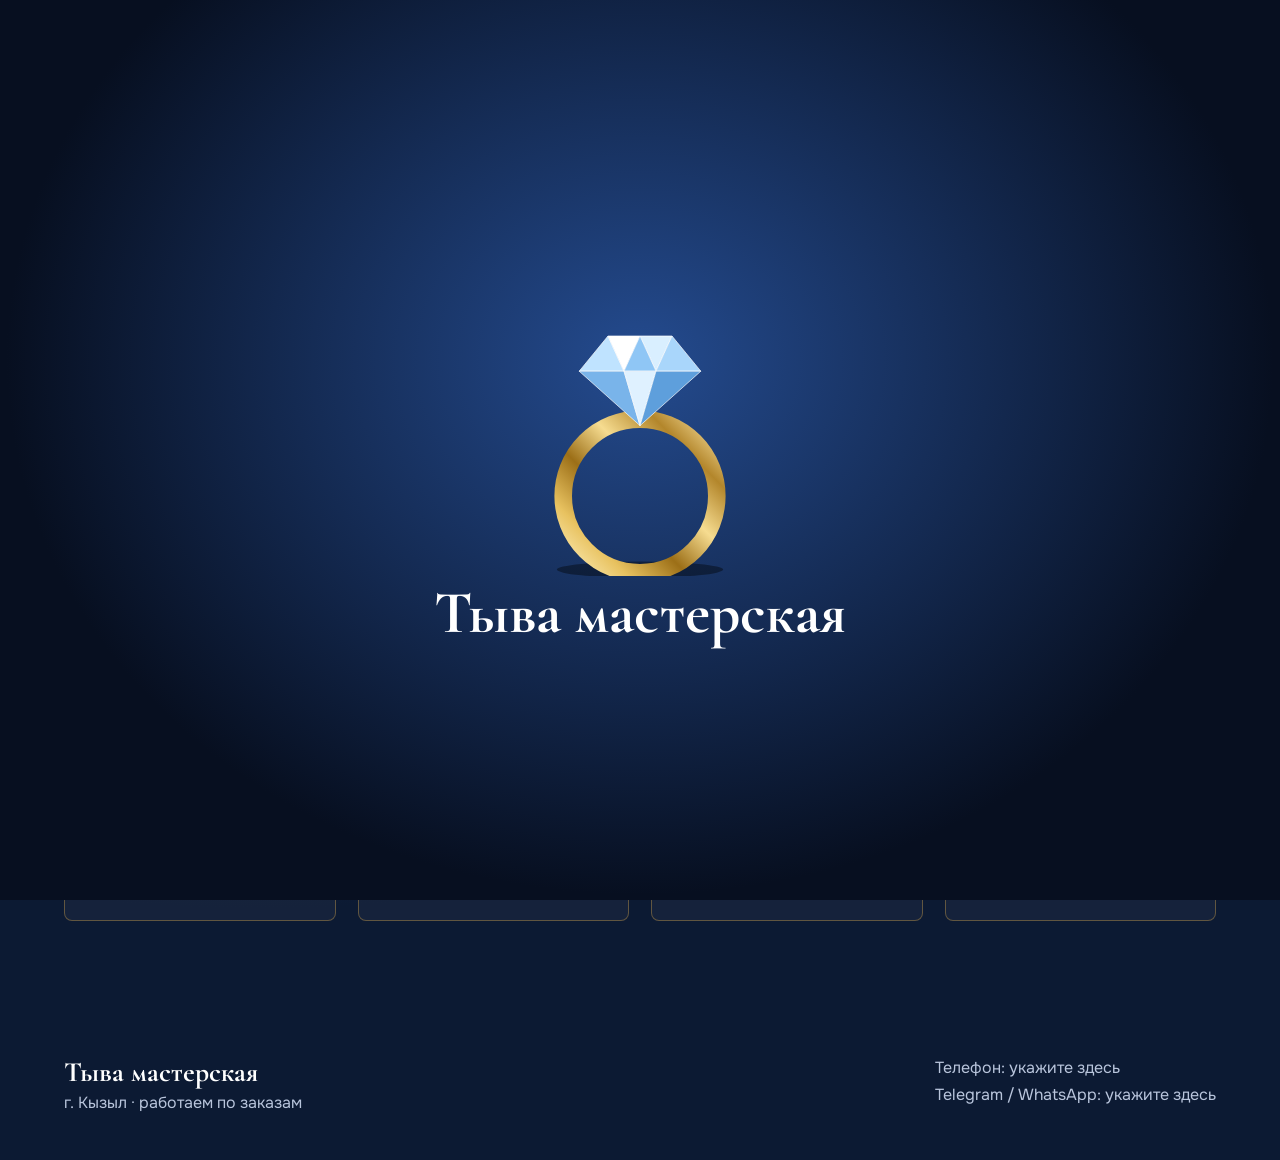
<file: about.html>
<!DOCTYPE html>
<html lang="ru"><head><meta charset="utf-8"><meta name="viewport" content="width=device-width,initial-scale=1">
<title>Как мы работаем — Тыва мастерская</title>
<link href="https://fonts.googleapis.com/css2?family=Cormorant+Garamond:ital,wght@0,500;0,700;1,500&family=Onest:wght@400;500;600&display=swap" rel="stylesheet">
<link rel="stylesheet" href="style.css"><script>document.documentElement.className='js'</script></head><body>
<svg width="0" height="0" style="position:absolute"><defs>
<linearGradient id="gM" x1="0" y1="0" x2="1" y2="1"><stop offset="0" stop-color="#fff"/><stop offset=".2" stop-color="#cfd5de"/><stop offset=".4" stop-color="#8b93a1"/><stop offset=".6" stop-color="#eef1f5"/><stop offset=".8" stop-color="#9aa2b0"/><stop offset="1" stop-color="#f6f8fa"/></linearGradient>
<linearGradient id="gG" x1="0" y1="0" x2="1" y2="1"><stop offset="0" stop-color="#fff3c4"/><stop offset=".2" stop-color="#e8c260"/><stop offset=".4" stop-color="#9c6f17"/><stop offset=".6" stop-color="#f6dc90"/><stop offset=".8" stop-color="#b3862b"/><stop offset="1" stop-color="#ffe9a8"/></linearGradient>
<linearGradient id="gR" x1="0" y1="0" x2="1" y2="1"><stop offset="0" stop-color="#ffe3d6"/><stop offset=".2" stop-color="#e8a78d"/><stop offset=".4" stop-color="#9a5640"/><stop offset=".6" stop-color="#f8cdbb"/><stop offset=".8" stop-color="#b06a52"/><stop offset="1" stop-color="#ffe6da"/></linearGradient>
<linearGradient id="gB" x1="0" y1="0" x2="1" y2="1"><stop offset="0" stop-color="#9aa0ad"/><stop offset=".2" stop-color="#555b69"/><stop offset=".4" stop-color="#1c1f28"/><stop offset=".6" stop-color="#7b8190"/><stop offset=".8" stop-color="#2a2e38"/><stop offset="1" stop-color="#8a909d"/></linearGradient>
<filter id="bl"><feGaussianBlur stdDeviation="5"/></filter></defs></svg>
<header><a class="logo" href="index.html">Тыва <b>мастерская</b></a><nav><a href="index.html">Главная</a><a href="catalog.html">Каталог</a><a href="constructor.html">Конструктор</a><a href="about.html" class="act">Как мы работаем</a><a href="faq.html">Вопросы</a><a href="order.html">Заказ<span id="cc"></span></a></nav></header>
<main><div class="ornament"></div><section id="how"><h2>Как мы работаем</h2><div class="steps"><div><h3>Макет</h3><p>Вы собираете кольцо в конструкторе или присылаете свой эскиз.</p></div><div><h3>Согласование</h3><p>Мастер связывается, уточняет размер и детали, называет точную цену.</p></div><div><h3>Изготовление</h3><p>Отливка, ручная обработка, закрепка камней и полировка — от 2 недель.</p></div><div><h3>Выдача</h3><p>Проверяем размер, упаковываем и передаём украшение вам.</p></div></div></section><section class="dark"><h2>Материалы</h2><div class="mats"><article><h3>Серебро 925</h3><p>Сплав с медью для прочности. Подходит для повседневных украшений, может быть чернёным.</p></article><article><h3>Золото 585</h3><p>Жёлтое и розовое. Тяжелее и прочнее серебра, не темнеет со временем.</p></article><article><h3>Камни</h3><p>Бирюза, изумруд, сапфир, рубин и фианит. Бирюза — традиционный камень мастеров Тувы.</p></article><article><h3>Орнаменты</h3><p>«Рога барана», ромбы и меандр — тувинские мотивы, символы достатка и защиты.</p></article></div></section></main>
<footer><div><b>Тыва мастерская</b><br>г. Кызыл · работаем по заказам</div><div>Телефон: укажите здесь<br>Telegram / WhatsApp: укажите здесь</div></footer>
<script src="app.js"></script></body></html>
</file>
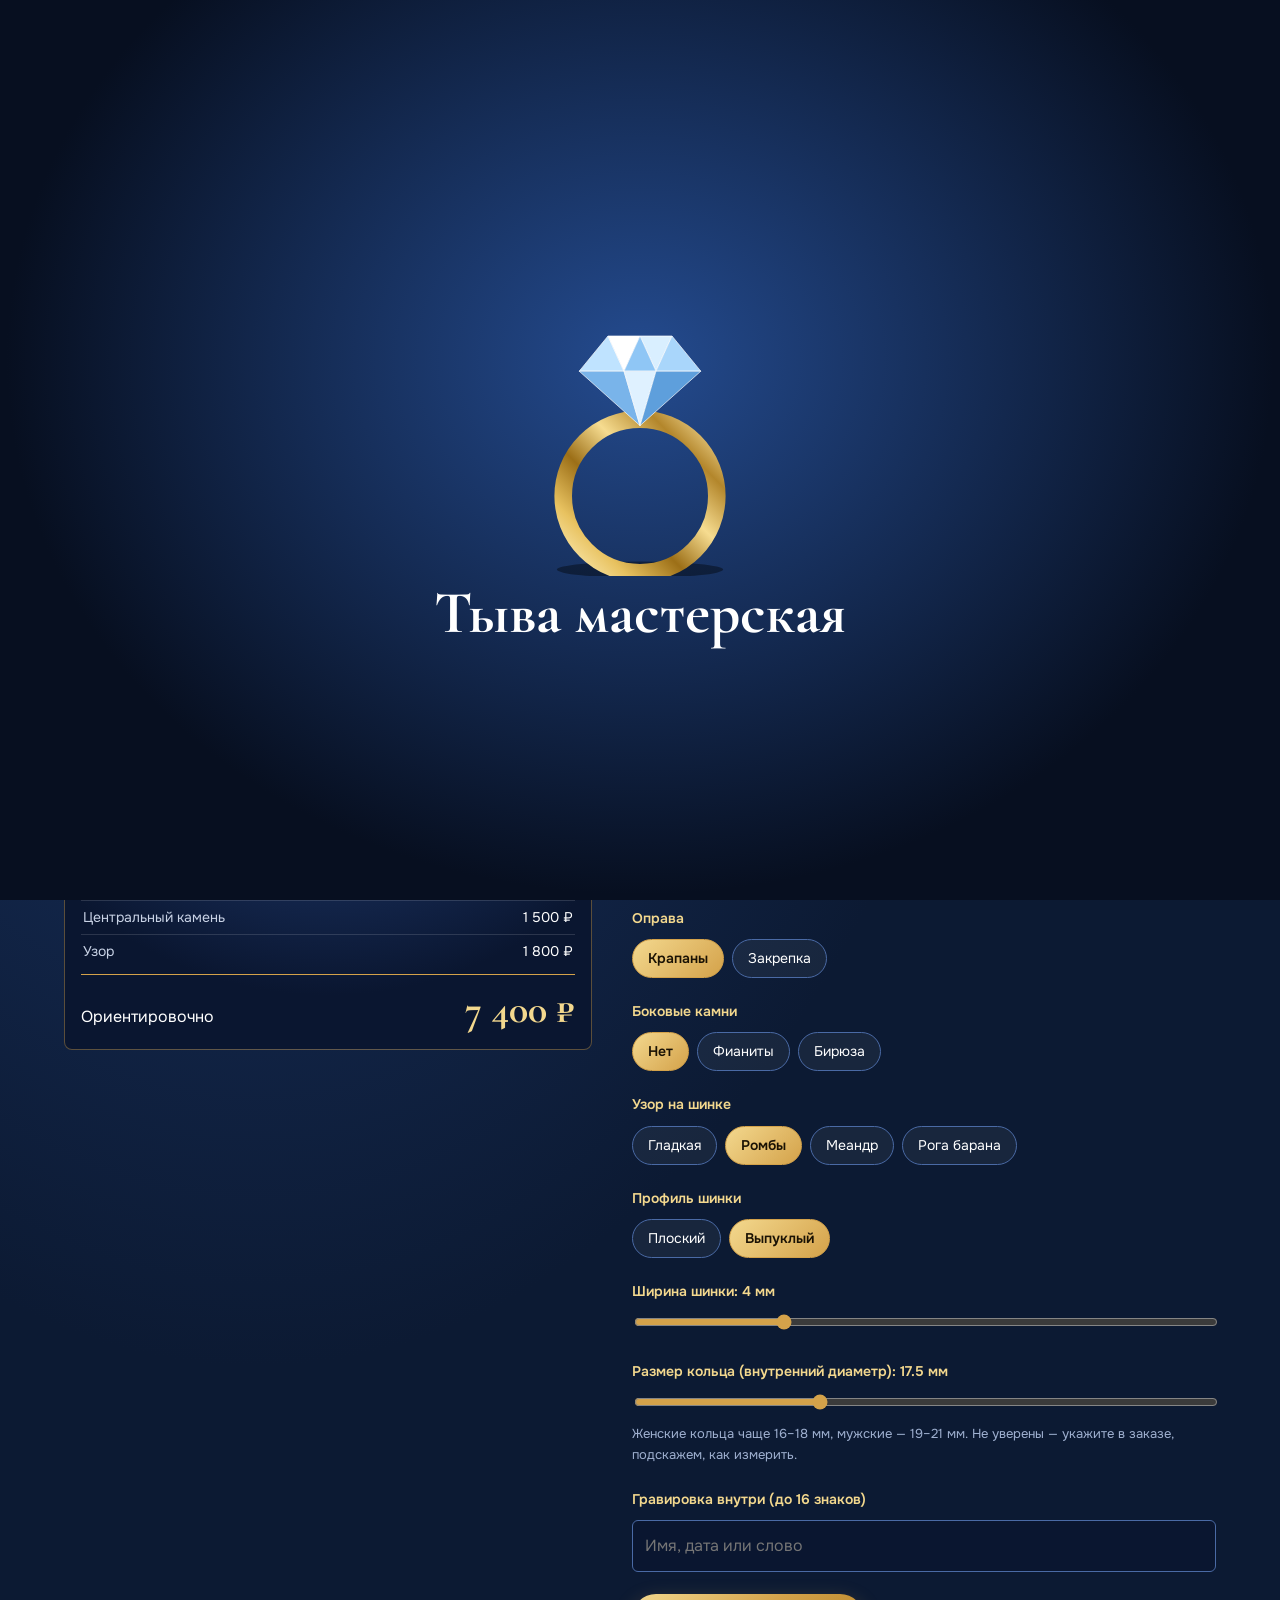
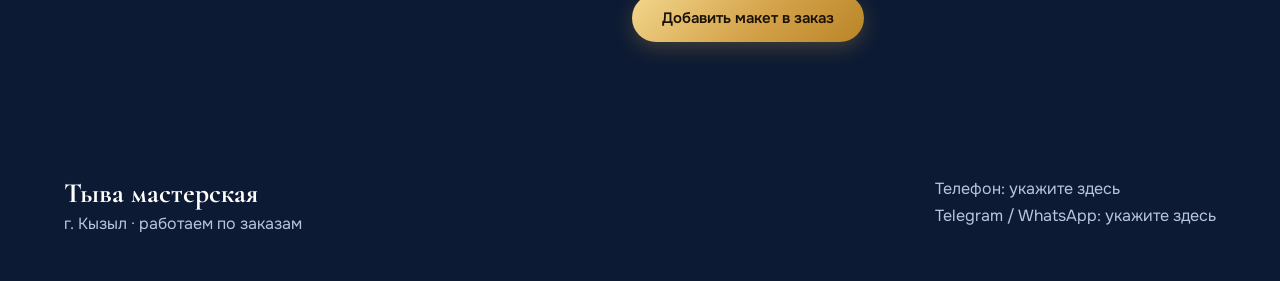
<file: constructor.html>
<!DOCTYPE html>
<html lang="ru"><head><meta charset="utf-8"><meta name="viewport" content="width=device-width,initial-scale=1">
<title>Конструктор кольца — Тыва мастерская</title>
<link href="https://fonts.googleapis.com/css2?family=Cormorant+Garamond:ital,wght@0,500;0,700;1,500&family=Onest:wght@400;500;600&display=swap" rel="stylesheet">
<link rel="stylesheet" href="style.css"><script>document.documentElement.className='js'</script></head><body>
<svg width="0" height="0" style="position:absolute"><defs>
<linearGradient id="gM" x1="0" y1="0" x2="1" y2="1"><stop offset="0" stop-color="#fff"/><stop offset=".2" stop-color="#cfd5de"/><stop offset=".4" stop-color="#8b93a1"/><stop offset=".6" stop-color="#eef1f5"/><stop offset=".8" stop-color="#9aa2b0"/><stop offset="1" stop-color="#f6f8fa"/></linearGradient>
<linearGradient id="gG" x1="0" y1="0" x2="1" y2="1"><stop offset="0" stop-color="#fff3c4"/><stop offset=".2" stop-color="#e8c260"/><stop offset=".4" stop-color="#9c6f17"/><stop offset=".6" stop-color="#f6dc90"/><stop offset=".8" stop-color="#b3862b"/><stop offset="1" stop-color="#ffe9a8"/></linearGradient>
<linearGradient id="gR" x1="0" y1="0" x2="1" y2="1"><stop offset="0" stop-color="#ffe3d6"/><stop offset=".2" stop-color="#e8a78d"/><stop offset=".4" stop-color="#9a5640"/><stop offset=".6" stop-color="#f8cdbb"/><stop offset=".8" stop-color="#b06a52"/><stop offset="1" stop-color="#ffe6da"/></linearGradient>
<linearGradient id="gB" x1="0" y1="0" x2="1" y2="1"><stop offset="0" stop-color="#9aa0ad"/><stop offset=".2" stop-color="#555b69"/><stop offset=".4" stop-color="#1c1f28"/><stop offset=".6" stop-color="#7b8190"/><stop offset=".8" stop-color="#2a2e38"/><stop offset="1" stop-color="#8a909d"/></linearGradient>
<filter id="bl"><feGaussianBlur stdDeviation="5"/></filter></defs></svg>
<header><a class="logo" href="index.html">Тыва <b>мастерская</b></a><nav><a href="index.html">Главная</a><a href="catalog.html">Каталог</a><a href="constructor.html" class="act">Конструктор</a><a href="about.html">Как мы работаем</a><a href="faq.html">Вопросы</a><a href="order.html">Заказ<span id="cc"></span></a></nav></header>
<main><div class="ornament"></div><section id="design" class="dark"><h2>Конструктор кольца</h2><p class="sub">Выберите металл, камень, оправу и узор — кольцо перерисуется сразу, а справа внизу появится расчёт веса и цены. Готовый макет отправьте в заказ.</p>
<div class="ctor"><div class="stage"><svg id="ring" viewBox="0 0 400 400" role="img" aria-label="Макет кольца"></svg><table class="bd" id="bd"></table><div class="tot"><span>Ориентировочно</span><b id="rp"></b></div></div>
<div>
<fieldset><legend>Металл</legend><div class="opts" id="o-metal"></div></fieldset>
<fieldset><legend>Поверхность</legend><div class="opts" id="o-fin"></div></fieldset>
<fieldset><legend>Центральный камень</legend><div class="opts" id="o-stone"></div></fieldset>
<fieldset><legend>Форма камня</legend><div class="opts" id="o-shape"></div></fieldset>
<fieldset><legend>Размер камня</legend><div class="opts" id="o-ssz"></div></fieldset>
<fieldset><legend>Оправа</legend><div class="opts" id="o-set"></div></fieldset>
<fieldset><legend>Боковые камни</legend><div class="opts" id="o-side"></div></fieldset>
<fieldset><legend>Узор на шинке</legend><div class="opts" id="o-pat"></div></fieldset>
<fieldset><legend>Профиль шинки</legend><div class="opts" id="o-prof"></div></fieldset>
<fieldset><legend>Ширина шинки: <span id="wv"></span> мм</legend><input type="range" id="width" min="2" max="10" step=".5" value="4" aria-label="Ширина"></fieldset>
<fieldset><legend>Размер кольца (внутренний диаметр): <span id="sv"></span> мм</legend><input type="range" id="size" min="15" max="23" step=".5" value="17.5" aria-label="Размер"><div class="hint">Женские кольца чаще 16–18 мм, мужские — 19–21 мм. Не уверены — укажите в заказе, подскажем, как измерить.</div></fieldset>
<fieldset><legend>Гравировка внутри (до 16 знаков)</legend><input class="field" type="text" id="engr" maxlength="16" placeholder="Имя, дата или слово"></fieldset>
<button class="btn" id="addRing">Добавить макет в заказ</button></div></div></section></main>
<footer><div><b>Тыва мастерская</b><br>г. Кызыл · работаем по заказам</div><div>Телефон: укажите здесь<br>Telegram / WhatsApp: укажите здесь</div></footer>
<script src="app.js"></script></body></html>
</file>
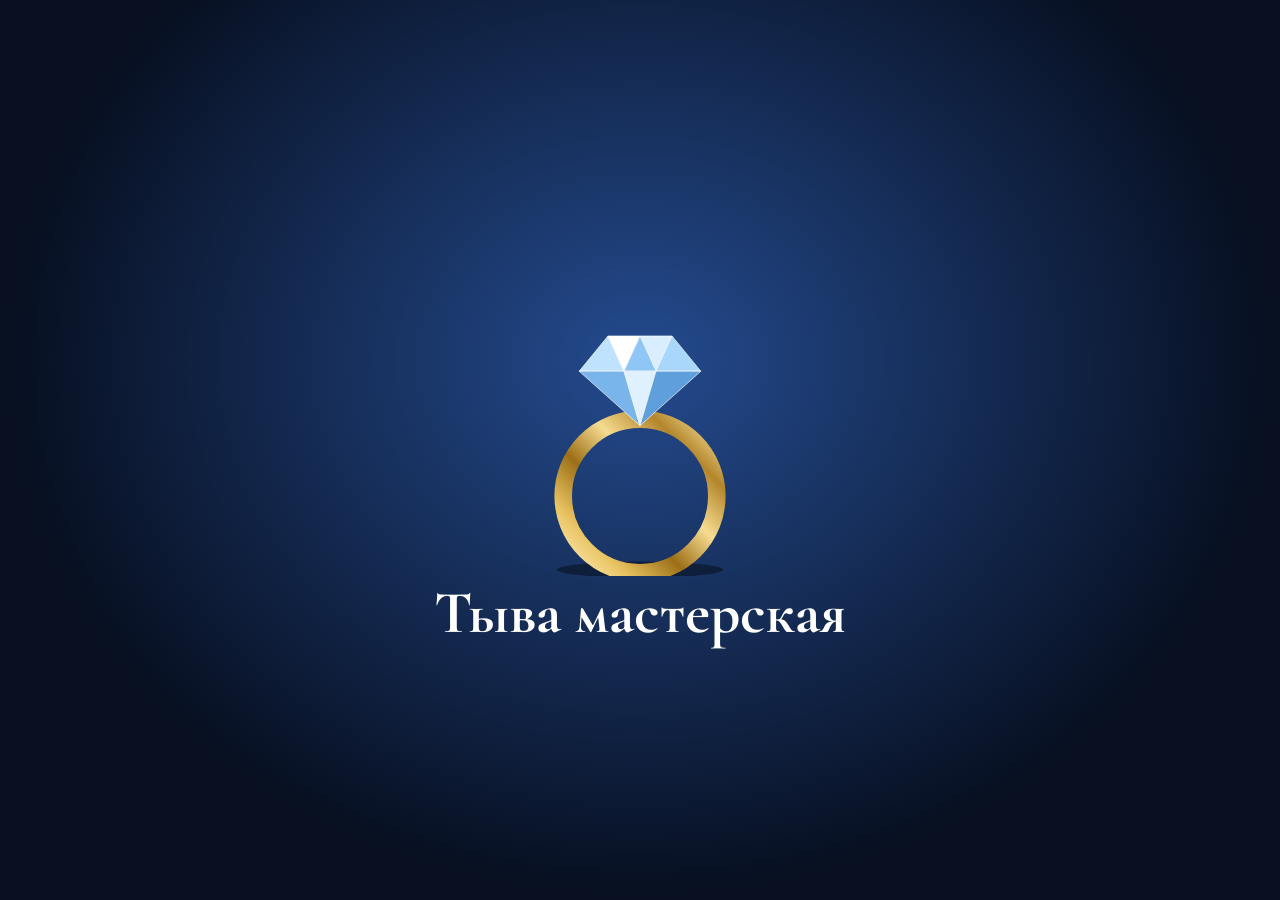
<file: faq.html>
<!DOCTYPE html>
<html lang="ru"><head><meta charset="utf-8"><meta name="viewport" content="width=device-width,initial-scale=1">
<title>Вопросы — Тыва мастерская</title>
<link href="https://fonts.googleapis.com/css2?family=Cormorant+Garamond:ital,wght@0,500;0,700;1,500&family=Onest:wght@400;500;600&display=swap" rel="stylesheet">
<link rel="stylesheet" href="style.css"><script>document.documentElement.className='js'</script></head><body>
<svg width="0" height="0" style="position:absolute"><defs>
<linearGradient id="gM" x1="0" y1="0" x2="1" y2="1"><stop offset="0" stop-color="#fff"/><stop offset=".2" stop-color="#cfd5de"/><stop offset=".4" stop-color="#8b93a1"/><stop offset=".6" stop-color="#eef1f5"/><stop offset=".8" stop-color="#9aa2b0"/><stop offset="1" stop-color="#f6f8fa"/></linearGradient>
<linearGradient id="gG" x1="0" y1="0" x2="1" y2="1"><stop offset="0" stop-color="#fff3c4"/><stop offset=".2" stop-color="#e8c260"/><stop offset=".4" stop-color="#9c6f17"/><stop offset=".6" stop-color="#f6dc90"/><stop offset=".8" stop-color="#b3862b"/><stop offset="1" stop-color="#ffe9a8"/></linearGradient>
<linearGradient id="gR" x1="0" y1="0" x2="1" y2="1"><stop offset="0" stop-color="#ffe3d6"/><stop offset=".2" stop-color="#e8a78d"/><stop offset=".4" stop-color="#9a5640"/><stop offset=".6" stop-color="#f8cdbb"/><stop offset=".8" stop-color="#b06a52"/><stop offset="1" stop-color="#ffe6da"/></linearGradient>
<linearGradient id="gB" x1="0" y1="0" x2="1" y2="1"><stop offset="0" stop-color="#9aa0ad"/><stop offset=".2" stop-color="#555b69"/><stop offset=".4" stop-color="#1c1f28"/><stop offset=".6" stop-color="#7b8190"/><stop offset=".8" stop-color="#2a2e38"/><stop offset="1" stop-color="#8a909d"/></linearGradient>
<filter id="bl"><feGaussianBlur stdDeviation="5"/></filter></defs></svg>
<header><a class="logo" href="index.html">Тыва <b>мастерская</b></a><nav><a href="index.html">Главная</a><a href="catalog.html">Каталог</a><a href="constructor.html">Конструктор</a><a href="about.html">Как мы работаем</a><a href="faq.html" class="act">Вопросы</a><a href="order.html">Заказ<span id="cc"></span></a></nav></header>
<main><div class="ornament"></div><section id="faq"><h2>Частые вопросы</h2><p class="sub"></p>
<details><summary>Сколько стоит кольцо по моему макету?</summary><p>Цена в конструкторе — ориентировочная: она учитывает вес металла, камни и работу. Точную сумму мастер называет после согласования.</p></details>
<details><summary>Как узнать свой размер?</summary><p>Измерьте внутренний диаметр любого подходящего кольца линейкой в миллиметрах. Это и есть размер для конструктора.</p></details>
<details><summary>Можно ли заказать свой рисунок?</summary><p>Да. Опишите идею в пожеланиях к заказу или пришлите эскиз мастеру.</p></details>
<details><summary>Как ухаживать за украшениями?</summary><p>Храните отдельно в мягкой ткани, не носите в бане и при уборке с химией, протирайте сухой салфеткой.</p></details></section></main>
<footer><div><b>Тыва мастерская</b><br>г. Кызыл · работаем по заказам</div><div>Телефон: укажите здесь<br>Telegram / WhatsApp: укажите здесь</div></footer>
<script src="app.js"></script></body></html>
</file>
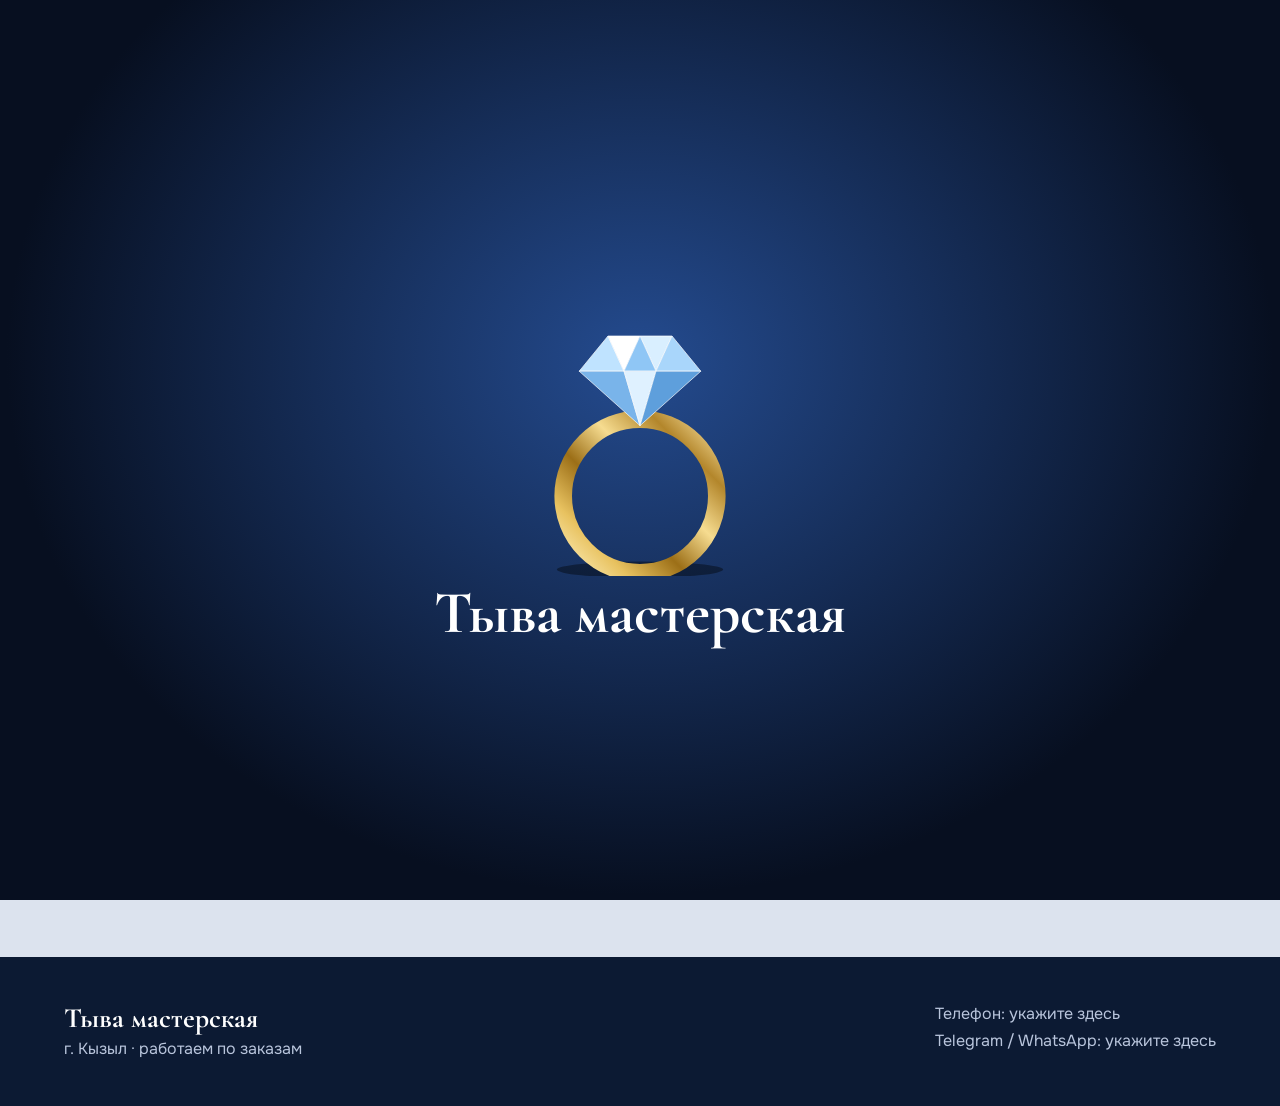
<file: order.html>
<!DOCTYPE html>
<html lang="ru"><head><meta charset="utf-8"><meta name="viewport" content="width=device-width,initial-scale=1">
<title>Заказ — Тыва мастерская</title>
<link href="https://fonts.googleapis.com/css2?family=Cormorant+Garamond:ital,wght@0,500;0,700;1,500&family=Onest:wght@400;500;600&display=swap" rel="stylesheet">
<link rel="stylesheet" href="style.css"><script>document.documentElement.className='js'</script></head><body>
<svg width="0" height="0" style="position:absolute"><defs>
<linearGradient id="gM" x1="0" y1="0" x2="1" y2="1"><stop offset="0" stop-color="#fff"/><stop offset=".2" stop-color="#cfd5de"/><stop offset=".4" stop-color="#8b93a1"/><stop offset=".6" stop-color="#eef1f5"/><stop offset=".8" stop-color="#9aa2b0"/><stop offset="1" stop-color="#f6f8fa"/></linearGradient>
<linearGradient id="gG" x1="0" y1="0" x2="1" y2="1"><stop offset="0" stop-color="#fff3c4"/><stop offset=".2" stop-color="#e8c260"/><stop offset=".4" stop-color="#9c6f17"/><stop offset=".6" stop-color="#f6dc90"/><stop offset=".8" stop-color="#b3862b"/><stop offset="1" stop-color="#ffe9a8"/></linearGradient>
<linearGradient id="gR" x1="0" y1="0" x2="1" y2="1"><stop offset="0" stop-color="#ffe3d6"/><stop offset=".2" stop-color="#e8a78d"/><stop offset=".4" stop-color="#9a5640"/><stop offset=".6" stop-color="#f8cdbb"/><stop offset=".8" stop-color="#b06a52"/><stop offset="1" stop-color="#ffe6da"/></linearGradient>
<linearGradient id="gB" x1="0" y1="0" x2="1" y2="1"><stop offset="0" stop-color="#9aa0ad"/><stop offset=".2" stop-color="#555b69"/><stop offset=".4" stop-color="#1c1f28"/><stop offset=".6" stop-color="#7b8190"/><stop offset=".8" stop-color="#2a2e38"/><stop offset="1" stop-color="#8a909d"/></linearGradient>
<filter id="bl"><feGaussianBlur stdDeviation="5"/></filter></defs></svg>
<header><a class="logo" href="index.html">Тыва <b>мастерская</b></a><nav><a href="index.html">Главная</a><a href="catalog.html">Каталог</a><a href="constructor.html">Конструктор</a><a href="about.html">Как мы работаем</a><a href="faq.html">Вопросы</a><a href="order.html" class="act">Заказ<span id="cc"></span></a></nav></header>
<main><div class="ornament"></div><section id="order"><h2>Ваш заказ</h2><p class="sub">Проверьте список и оставьте контакты — мастер свяжется с вами.</p>
<div class="out"><ul class="cart" id="cart"></ul><div class="tot" style="border-color:#8a96b0"><span>Итого (ориентировочно)</span><b id="sum" style="color:var(--ink)"></b></div>
<label for="nm">Имя</label><input id="nm" autocomplete="name"><label for="ct">Телефон или Telegram</label><input id="ct" autocomplete="tel"><label for="cm">Пожелания</label><textarea id="cm" rows="3"></textarea>
<p><button class="btn" id="send">Оформить заявку</button></p><div id="res" aria-live="polite"></div></div></section></main>
<footer><div><b>Тыва мастерская</b><br>г. Кызыл · работаем по заказам</div><div>Телефон: укажите здесь<br>Telegram / WhatsApp: укажите здесь</div></footer>
<script src="app.js"></script></body></html>
</file>
<file: style.css>
:root{--ink:#0C1A33;--ink2:#17305C;--gold:#D4A24A;--gold2:#F3D88E;--pearl:#EEF1F6;--tx:#16223A;--mut:#5B6678}
*{box-sizing:border-box}html{scroll-behavior:smooth}
body{margin:0;font:16px/1.65 Onest,system-ui,sans-serif;color:var(--tx);background:var(--pearl)}
h1,h2,h3{font-family:'Cormorant Garamond',Georgia,serif;margin:0;line-height:1.05}
h2{font-size:clamp(36px,5vw,64px);color:var(--ink);font-weight:700}
.dark h2{color:#fff}
header{position:sticky;top:0;z-index:9;display:flex;justify-content:space-between;align-items:center;padding:14px 5vw;background:rgba(12,26,51,.88);backdrop-filter:blur(10px);border-bottom:1px solid #D4A24A44}
.logo{font:700 28px 'Cormorant Garamond',serif;color:#fff;text-decoration:none}.logo b{color:var(--gold);font-style:italic;font-weight:500}
nav a{margin-left:24px;color:#C9D3E6;text-decoration:none;font-size:15px}nav a:hover{color:var(--gold2)}
.btn{display:inline-block;border:0;cursor:pointer;text-decoration:none;font:600 15px Onest,sans-serif;padding:14px 30px;color:#1a1204;background:linear-gradient(135deg,var(--gold2),var(--gold) 55%,#B98528);border-radius:40px;box-shadow:0 6px 20px #D4A24A44}
.btn:hover{filter:brightness(1.08)}.btn.ghost{background:none;color:#fff;border:1px solid #ffffff66;box-shadow:none;margin-left:10px}
:focus-visible{outline:3px solid var(--gold);outline-offset:3px}
.hero{background:radial-gradient(ellipse at 75% 40%,#244B8F 0,#0C1A33 60%);color:#fff;padding:80px 5vw 100px;display:grid;grid-template-columns:1.15fr .85fr;gap:50px;align-items:center}
.hero h1{font-size:clamp(50px,7.5vw,106px);font-weight:700}.hero h1 i{color:var(--gold2);font-weight:500}
.hero p{max-width:48ch;font-size:18px;color:#C9D3E6;margin:22px 0 32px}
.arch{position:relative;border-radius:999px 999px 16px 16px;border:1px solid var(--gold);padding:12px;background:#0C1A33aa}
.arch>div{border-radius:999px 999px 8px 8px;overflow:hidden;aspect-ratio:3/4;background:radial-gradient(circle at 50% 38%,#33599f,#0a1630 72%);position:relative;display:grid;place-items:center}
.arch img{position:absolute;inset:0;width:100%;height:100%;object-fit:cover}
.arch svg{width:92%}
.ornament{height:24px;background:var(--ink);position:relative}
.ornament:after{content:"";position:absolute;inset:0;background:var(--gold);-webkit-mask:url("data:image/svg+xml,%3Csvg xmlns='http://www.w3.org/2000/svg' width='40' height='24'%3E%3Cpath d='M0 12L10 3l10 9-10 9zM20 12l10-9 10 9-10 9z' fill='none' stroke='%23000' stroke-width='1.6'/%3E%3C/svg%3E") repeat-x center;mask:url("data:image/svg+xml,%3Csvg xmlns='http://www.w3.org/2000/svg' width='40' height='24'%3E%3Cpath d='M0 12L10 3l10 9-10 9zM20 12l10-9 10 9-10 9z' fill='none' stroke='%23000' stroke-width='1.6'/%3E%3C/svg%3E") repeat-x center}
.perks{display:grid;grid-template-columns:repeat(auto-fit,minmax(220px,1fr));gap:1px;background:#C5CCDA}
.perks div{background:#fff;padding:26px 5vw 26px 28px}.perks b{font:700 24px 'Cormorant Garamond',serif;color:var(--ink);display:block}.perks span{color:var(--mut);font-size:14px}
section{padding:90px 5vw}.sub{color:var(--mut);max-width:62ch;margin:14px 0 36px}.dark .sub{color:#B9C5DC}
.dark{background:radial-gradient(ellipse at 20% 0,#1d3a70 0,#0C1A33 55%);color:#fff}
.tabs{display:flex;gap:8px;flex-wrap:wrap;margin-bottom:28px}
.tabs button{background:#fff;border:1px solid #C5CCDA;color:var(--ink);padding:9px 20px;border-radius:30px;cursor:pointer;font:500 15px Onest,sans-serif}
.tabs button[aria-pressed=true]{background:var(--ink);color:var(--gold2);border-color:var(--ink)}
.grid{display:grid;grid-template-columns:repeat(auto-fill,minmax(250px,1fr));gap:26px}
.item{background:#fff;border-radius:6px;overflow:hidden;box-shadow:0 10px 30px #0C1A3314;transition:transform .25s}
.item:hover{transform:translateY(-4px)}
.pic{aspect-ratio:1;position:relative;background:radial-gradient(circle at 50% 35%,#2f5399,#0c1a33 75%);display:grid;place-items:center}
.pic svg{width:80%}.pic img{position:absolute;inset:0;width:100%;height:100%;object-fit:cover}
.info{padding:18px 20px 20px}.info h3{font-size:26px;color:var(--ink)}.info small{color:var(--mut);display:block}
.row{display:flex;justify-content:space-between;align-items:center;margin-top:14px}.price{font:700 24px 'Cormorant Garamond',serif;color:#8A5E10}
.row button{background:var(--ink);color:#fff;border:0;padding:9px 18px;border-radius:30px;cursor:pointer;font:500 14px Onest,sans-serif}.row button:hover{background:var(--ink2)}
.ctor{display:grid;grid-template-columns:minmax(300px,.95fr) 1.05fr;gap:40px;align-items:start}
.stage{position:sticky;top:84px;border:1px solid #D4A24A66;border-radius:8px;padding:16px;background:radial-gradient(circle at 50% 38%,#2c4f94,#0a1630 75%)}
.stage svg{display:block;width:100%;max-width:460px;margin:auto}
.bd{width:100%;border-collapse:collapse;font-size:14px;margin-top:8px}.bd td{padding:5px 2px;border-top:1px solid #ffffff22;color:#C9D3E6}.bd td:last-child{text-align:right;color:#fff}
.tot{display:flex;justify-content:space-between;align-items:baseline;border-top:1px solid var(--gold);margin-top:6px;padding-top:10px}.tot b{font:700 40px 'Cormorant Garamond',serif;color:var(--gold2)}
fieldset{border:0;padding:0;margin:0 0 22px}legend{font-weight:600;margin-bottom:9px;color:var(--gold2);font-size:14px;padding:0}
.opts{display:flex;flex-wrap:wrap;gap:8px}.opts label{cursor:pointer}.opts input{position:absolute;opacity:0}
.opts span{display:flex;align-items:center;gap:8px;border:1px solid #4a6aa5;padding:7px 15px;border-radius:30px;font-size:14px;background:#ffffff0d}
.opts input:checked+span{background:linear-gradient(135deg,var(--gold2),var(--gold));border-color:var(--gold);color:#1a1204;font-weight:600}
.opts input:focus-visible+span{outline:3px solid #fff}.dot{width:15px;height:15px;border-radius:50%;border:1px solid #0007}
input[type=range]{width:100%;accent-color:var(--gold)}.hint{font-size:13px;color:#9fb0d0;margin-top:4px}
.field,.out input,.out textarea{width:100%;padding:12px;font:inherit;border-radius:6px;border:1px solid #4a6aa5;background:#0a1630;color:#fff}
.steps{display:grid;grid-template-columns:repeat(auto-fit,minmax(220px,1fr));gap:24px;counter-reset:s;margin-top:34px}
.steps div{counter-increment:s;border-top:2px solid var(--gold);padding-top:16px}
.steps div:before{content:counter(s);font:italic 700 44px 'Cormorant Garamond',serif;color:var(--gold)}
.steps h3{font-size:26px;color:var(--ink)}.steps p{color:var(--mut);margin:6px 0 0;font-size:15px}
.mats{display:grid;grid-template-columns:repeat(auto-fit,minmax(260px,1fr));gap:22px;margin-top:30px}
.mats article{border:1px solid #D4A24A66;border-radius:8px;padding:24px;background:#ffffff0a}.mats h3{font-size:28px;color:var(--gold2)}.mats p{margin:8px 0 0;color:#B9C5DC;font-size:15px}
details{background:#fff;border-radius:6px;padding:16px 22px;margin-bottom:10px;max-width:820px}summary{cursor:pointer;font-weight:600;color:var(--ink)}details p{color:var(--mut);margin:10px 0 0}
#order{background:#DCE3EE}.out{max-width:780px}.cart{list-style:none;padding:0;margin:0}
.cart li{display:flex;justify-content:space-between;gap:16px;padding:10px 0;border-bottom:1px solid #b4bdd0}.cart small{color:var(--mut)}.cart button{background:none;border:0;color:#a33;cursor:pointer;font-size:16px}
.out label{display:block;margin:14px 0 5px;font-weight:500}.out input,.out textarea{background:#fff;color:var(--tx);border-color:#9aa6bf}
pre{background:#fff;border-left:4px solid var(--gold);padding:16px;white-space:pre-wrap;font:14px/1.5 Onest,sans-serif;border-radius:4px}
footer{background:var(--ink);color:#B9C5DC;padding:44px 5vw;display:flex;justify-content:space-between;flex-wrap:wrap;gap:20px}
footer b{font:700 28px 'Cormorant Garamond',serif;color:#fff}
@media(max-width:820px){.hero,.ctor{grid-template-columns:1fr}.stage{position:static}.arch{max-width:360px;margin:auto}nav a{margin-left:12px;font-size:14px}}

/* ===== анимации и страницы ===== */
body{animation:fadeIn .6s}body.leave{opacity:0;transition:opacity .3s}
header{flex-wrap:wrap;gap:8px}
nav a{position:relative;white-space:nowrap}
nav a:after{content:"";position:absolute;left:0;bottom:-4px;height:2px;width:100%;background:var(--gold);transform:scaleX(0);transition:transform .3s}
nav a:hover:after,nav a.act:after{transform:scaleX(1)}nav a.act{color:var(--gold2)}
#cc{display:inline-block}#cc:not(:empty){background:var(--gold);color:#1a1204;border-radius:20px;padding:0 8px;font-size:12px;font-weight:600;margin-left:6px}
.bump{animation:bump .4s}
.btn{position:relative;overflow:hidden;transition:transform .2s,filter .2s,box-shadow .3s}
.btn:hover{transform:translateY(-2px);box-shadow:0 10px 28px #D4A24A66}.btn:active{transform:scale(.96)}
.btn:after{content:"";position:absolute;top:0;left:-60%;width:40%;height:100%;background:linear-gradient(100deg,transparent,#fff9,transparent);transform:skewX(-20deg)}
.btn:hover:after{animation:sheen .8s}.hero .btn:not(.ghost):after{animation:sheen 3.5s 3s infinite}
.ornament:after{-webkit-mask-position:0 50%;mask-position:0 50%;animation:slide 2s linear infinite}
.js:not(.ready) .a{opacity:0}.ready .a{animation:up .9s var(--d) backwards}
#heroArt{position:relative;animation:float 6s ease-in-out infinite}
.sp{position:absolute;width:26px;height:26px;background:#fff;clip-path:polygon(50% 0,60% 40%,100% 50%,60% 60%,50% 100%,40% 60%,0 50%,40% 40%);animation:tw 3s infinite;z-index:2}
.tw{transform-box:fill-box;transform-origin:center;animation:tw 2.6s infinite}
.pop{animation:pop .4s}
.rv{opacity:0;transform:translateY(30px);transition:opacity .8s,transform .8s cubic-bezier(.2,.7,.2,1)}
.rv.in{opacity:1;transform:none}.item.rv{transition:opacity .8s,transform .8s cubic-bezier(.2,.7,.2,1)}
.item.in:hover{transform:translateY(-6px);transition:transform .25s}
.item .pic svg{transition:transform .5s}.item:hover .pic svg{transform:scale(1.1) rotate(-4deg)}
.tiles{display:grid;grid-template-columns:repeat(auto-fit,minmax(250px,1fr));gap:24px}
.tile{display:block;text-decoration:none;color:#fff;padding:36px 30px 40px;border:1px solid #D4A24A66;border-radius:8px;background:radial-gradient(circle at 20% 0,#1d3a70,#0C1A33)}
.tile h3{font-size:38px;color:var(--gold2)}.tile p{color:#B9C5DC;margin:8px 0 0}
.tile.in:hover{transform:translateY(-8px);box-shadow:0 18px 40px #D4A24A44;transition:transform .3s,box-shadow .3s}
.toast{position:fixed;left:50%;bottom:28px;background:var(--ink);color:#fff;border:1px solid var(--gold);padding:12px 22px;border-radius:40px;z-index:50;animation:toast 2.8s both}.toast a{color:var(--gold2)}
#intro{position:fixed;inset:0;z-index:99;display:grid;place-items:center;align-content:center;gap:6px;cursor:pointer;background:radial-gradient(ellipse at 50% 40%,#244B8F,#070f20 70%);transition:opacity .8s,visibility .8s}
#intro.out{opacity:0;visibility:hidden}#intro svg{width:min(320px,62vw)}
#intro .rg{stroke-dasharray:302;stroke-dashoffset:302;animation:draw 1.5s .2s ease-out forwards}
#intro .f{transform-box:fill-box;transform-origin:center;animation:facet .5s var(--d) backwards cubic-bezier(.2,1.4,.4,1)}
#intro .st{transform-box:fill-box;transform-origin:center;transform:scale(0);animation:tw 1.6s var(--d) infinite}
#intro h2{color:#fff;font-size:clamp(36px,6vw,60px);animation:txt 1.4s 1.9s backwards}
@keyframes up{from{opacity:0;transform:translateY(34px)}}@keyframes fadeIn{from{opacity:0}}
@keyframes float{50%{transform:translateY(-14px) rotate(1.5deg)}}
@keyframes tw{0%,100%{transform:scale(0) rotate(0);opacity:0}50%{transform:scale(1) rotate(90deg);opacity:1}}
@keyframes pop{from{transform:scale(.94);opacity:.6}}@keyframes bump{50%{transform:scale(1.6)}}
@keyframes slide{to{-webkit-mask-position:40px 50%;mask-position:40px 50%}}@keyframes sheen{to{left:130%}}
@keyframes draw{to{stroke-dashoffset:0}}@keyframes facet{from{opacity:0;transform:scale(.2)}}
@keyframes txt{from{opacity:0;letter-spacing:.5em}}
@keyframes toast{0%{opacity:0;transform:translate(-50%,30px)}10%,85%{opacity:1;transform:translate(-50%,0)}100%{opacity:0;transform:translate(-50%,10px)}}
@media(prefers-reduced-motion:reduce){*,*:before,*:after{animation:none!important;transition:none!important}.rv,.js .a{opacity:1!important;transform:none!important}#intro{display:none}}
</file>
